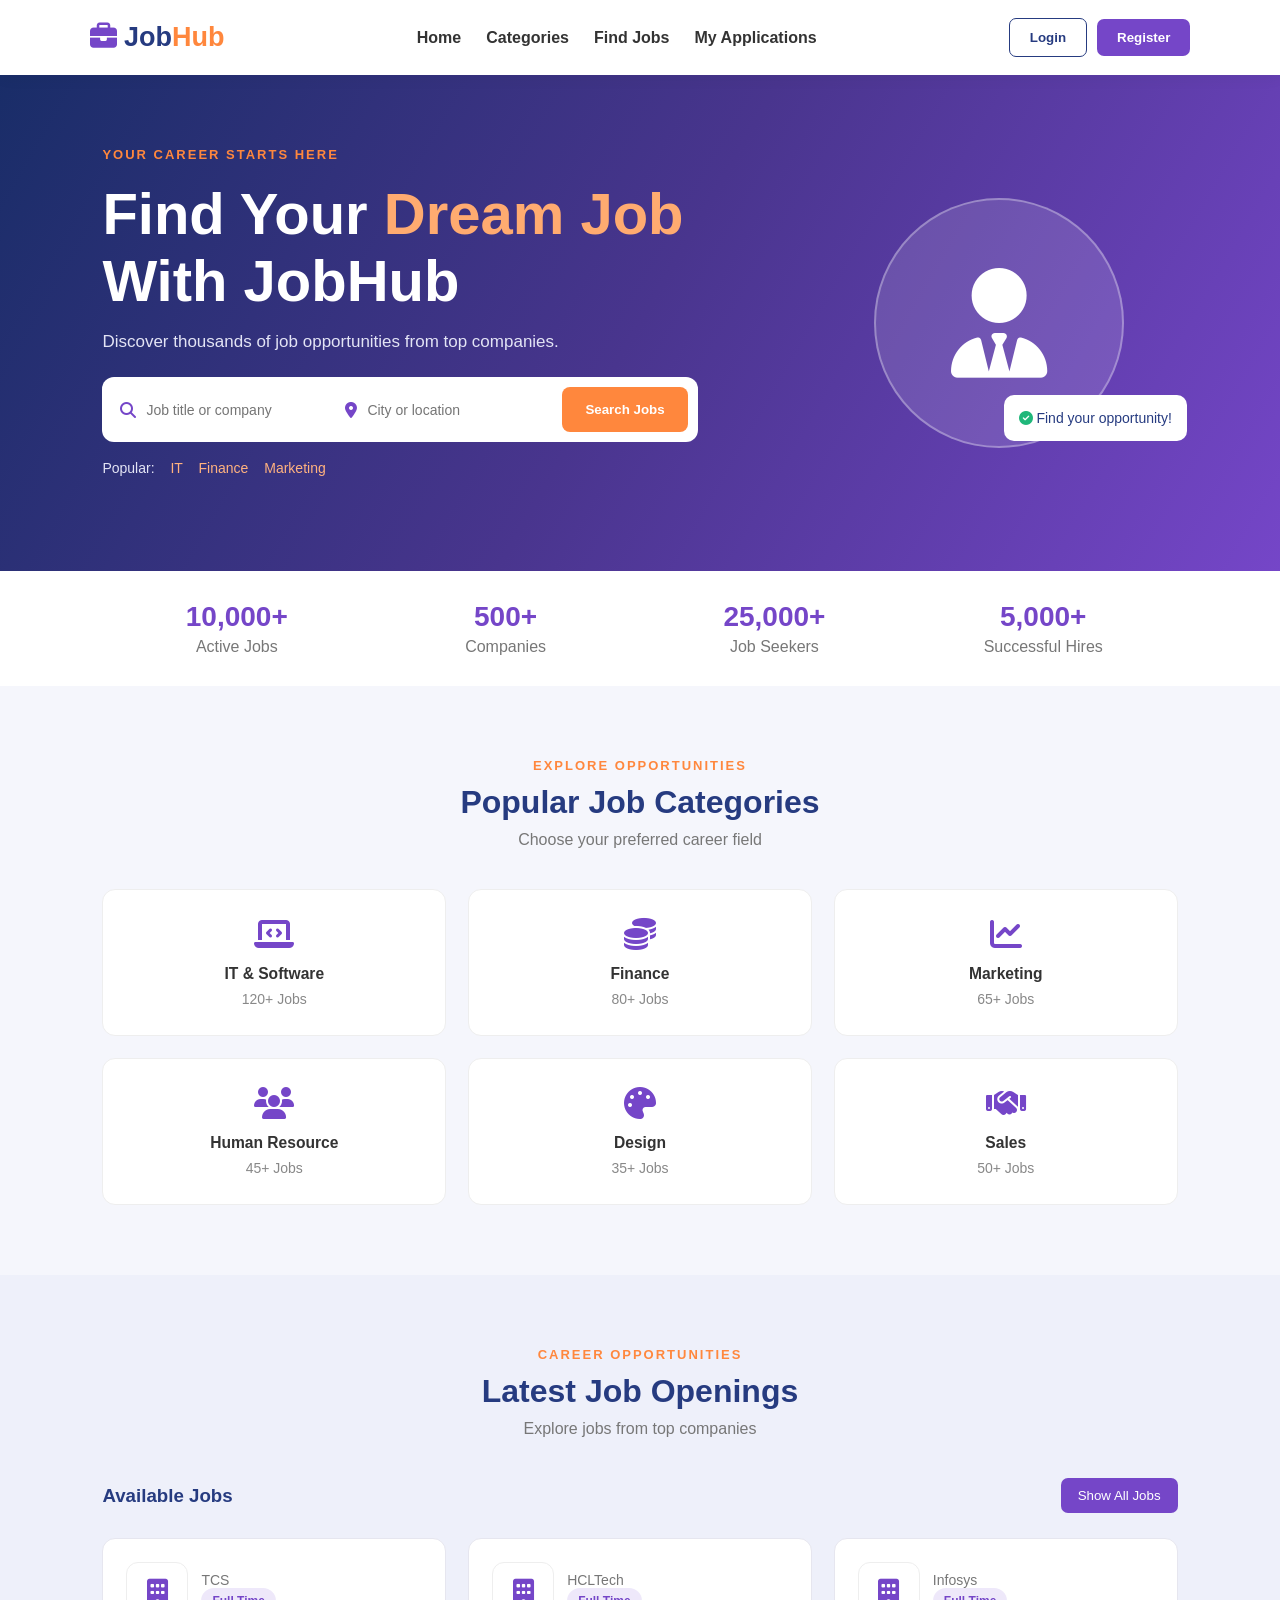
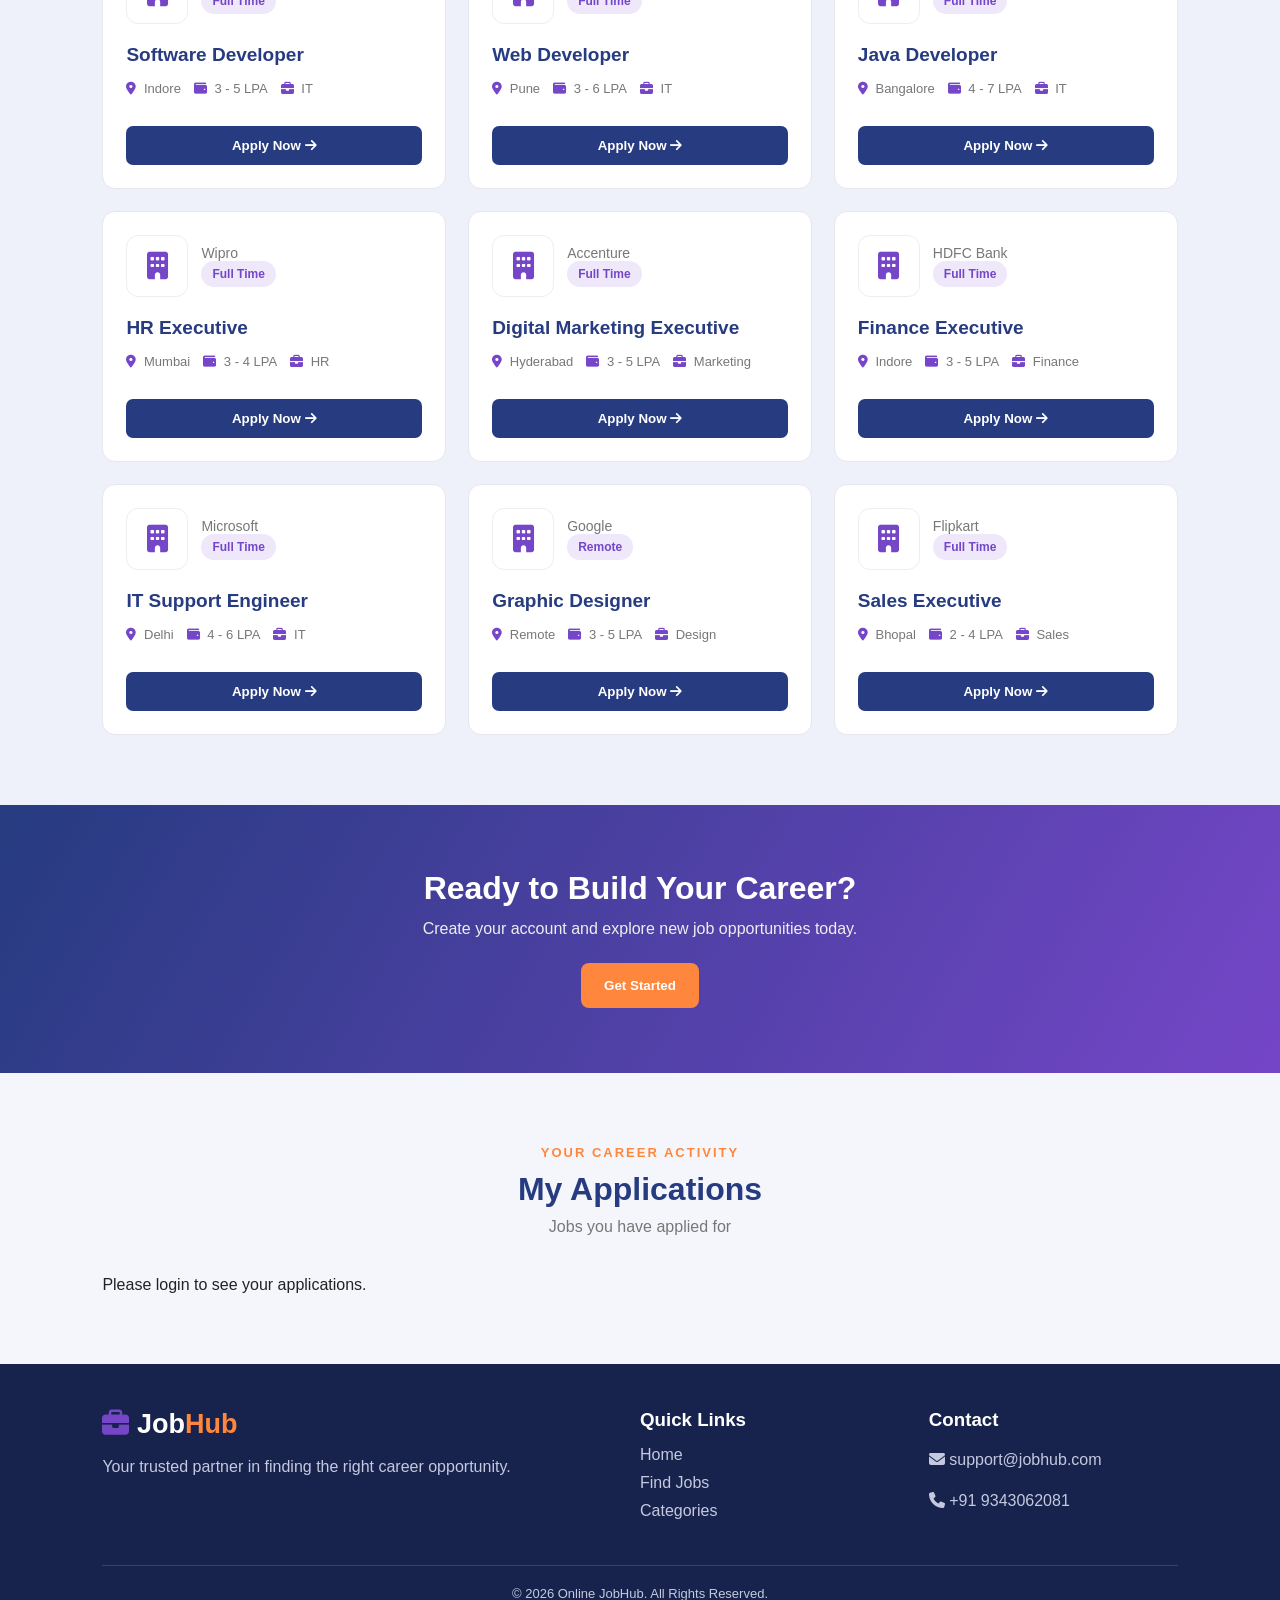
<file: index.html>
<!DOCTYPE html>
<html lang="en">
<head>
    <meta charset="UTF-8">
    <meta name="viewport" content="width=device-width, initial-scale=1.0">
    <title>Online JobHub</title>
    <link rel="stylesheet" href="style.css">
    <link rel="stylesheet" href="https://cdnjs.cloudflare.com/ajax/libs/font-awesome/6.5.0/css/all.min.css">
</head>
<body>

<header>
    <nav class="navbar">
        <a class="logo" href="#home"><i class="fa-solid fa-briefcase"></i> Job<span>Hub</span></a>

        <div class="nav-links" id="navLinks">
            <a href="#home">Home</a>
            <a href="#categories">Categories</a>
            <a href="#jobs">Find Jobs</a>
            <a href="#applications">My Applications</a>
        </div>

        <div class="nav-buttons" id="navButtons">
            <button class="login-btn" onclick="openModal('loginModal')">Login</button>
            <button class="register-btn" onclick="openModal('registerModal')">Register</button>
        </div>

        <div class="user-area" id="userArea" style="display:none">
            <span id="welcomeUser"></span>
            <button class="logout-btn" onclick="logoutUser()">Logout</button>
        </div>

        <button class="menu-btn" onclick="toggleMenu()">
            <i class="fa-solid fa-bars"></i>
        </button>
    </nav>
</header>

<section class="hero" id="home">
    <div class="hero-content">
        <span class="tag">YOUR CAREER STARTS HERE</span>
        <h1>Find Your <span>Dream Job</span><br>With JobHub</h1>
        <p>Discover thousands of job opportunities from top companies.</p>

        <div class="search-box">
            <div><i class="fa-solid fa-magnifying-glass"></i>
                <input type="text" id="searchInput" placeholder="Job title or company">
            </div>
            <div><i class="fa-solid fa-location-dot"></i>
                <input type="text" id="locationInput" placeholder="City or location">
            </div>
            <button onclick="searchJobs()">Search Jobs</button>
        </div>

        <p class="popular">Popular:
            <a href="#jobs" onclick="filterCategory('IT')">IT</a>
            <a href="#jobs" onclick="filterCategory('Finance')">Finance</a>
            <a href="#jobs" onclick="filterCategory('Marketing')">Marketing</a>
        </p>
    </div>

    <div class="hero-image">
        <i class="fa-solid fa-user-tie"></i>
        <div class="floating-card"><i class="fa-solid fa-circle-check"></i> Find your opportunity!</div>
    </div>
</section>

<section class="stats">
    <div><h2>10,000+</h2><p>Active Jobs</p></div>
    <div><h2>500+</h2><p>Companies</p></div>
    <div><h2>25,000+</h2><p>Job Seekers</p></div>
    <div><h2>5,000+</h2><p>Successful Hires</p></div>
</section>

<section class="section" id="categories">
    <div class="section-heading">
        <span>EXPLORE OPPORTUNITIES</span>
        <h2>Popular Job Categories</h2>
        <p>Choose your preferred career field</p>
    </div>

    <div class="category-grid">
        <button class="category-card" onclick="filterCategory('IT')">
            <i class="fa-solid fa-laptop-code"></i>
            <h3>IT & Software</h3><p>120+ Jobs</p>
        </button>
        <button class="category-card" onclick="filterCategory('Finance')">
            <i class="fa-solid fa-coins"></i>
            <h3>Finance</h3><p>80+ Jobs</p>
        </button>
        <button class="category-card" onclick="filterCategory('Marketing')">
            <i class="fa-solid fa-chart-line"></i>
            <h3>Marketing</h3><p>65+ Jobs</p>
        </button>
        <button class="category-card" onclick="filterCategory('HR')">
            <i class="fa-solid fa-users"></i>
            <h3>Human Resource</h3><p>45+ Jobs</p>
        </button>
        <button class="category-card" onclick="filterCategory('Design')">
            <i class="fa-solid fa-palette"></i>
            <h3>Design</h3><p>35+ Jobs</p>
        </button>
        <button class="category-card" onclick="filterCategory('Sales')">
            <i class="fa-solid fa-handshake"></i>
            <h3>Sales</h3><p>50+ Jobs</p>
        </button>
    </div>
</section>

<section class="section jobs-section" id="jobs">
    <div class="section-heading">
        <span>CAREER OPPORTUNITIES</span>
        <h2>Latest Job Openings</h2>
        <p>Explore jobs from top companies</p>
    </div>

    <div class="job-toolbar">
        <h3>Available Jobs</h3>
        <button class="clear-btn" onclick="showAllJobs()">Show All Jobs</button>
    </div>

    <div class="jobs-grid" id="jobsContainer"></div>
    <p id="noJobs" class="no-jobs">No jobs found. Try another search.</p>
</section>

<section class="cta">
    <h2>Ready to Build Your Career?</h2>
    <p>Create your account and explore new job opportunities today.</p>
    <button onclick="openModal('registerModal')">Get Started</button>
</section>

<section class="section" id="applications">
    <div class="section-heading">
        <span>YOUR CAREER ACTIVITY</span>
        <h2>My Applications</h2>
        <p>Jobs you have applied for</p>
    </div>
    <div id="applicationsList" class="applications-list"></div>
</section>

<footer>
    <div class="footer-content">
        <div>
            <a class="logo footer-logo" href="#home"><i class="fa-solid fa-briefcase"></i> Job<span>Hub</span></a>
            <p>Your trusted partner in finding the right career opportunity.</p>
        </div>
        <div>
            <h3>Quick Links</h3>
            <a href="#home">Home</a>
            <a href="#jobs">Find Jobs</a>
            <a href="#categories">Categories</a>
        </div>
        <div>
            <h3>Contact</h3>
            <p><i class="fa-solid fa-envelope"></i> support@jobhub.com</p>
            <p><i class="fa-solid fa-phone"></i> +91 9343062081</p>
        </div>
    </div>
    <p class="copyright">© 2026 Online JobHub. All Rights Reserved.</p>
</footer>

<!-- LOGIN MODAL -->
<div class="modal" id="loginModal">
    <div class="modal-content">
        <button class="close-btn" onclick="closeModal('loginModal')">&times;</button>
        <h2>Welcome Back!</h2>
        <p>Login to your JobHub account</p>

        <form id="loginForm">
            <input type="email" id="loginEmail" placeholder="Email Address" required>
            <input type="password" id="loginPassword" placeholder="Password" required>
            <button type="submit" class="form-btn">Login</button>
        </form>

        <p class="switch-text">New user?
            <a href="#" onclick="switchModal('loginModal','registerModal')">Create Account</a>
        </p>
        <p id="loginMessage" class="message"></p>
    </div>
</div>

<!-- REGISTER MODAL -->
<div class="modal" id="registerModal">
    <div class="modal-content">
        <button class="close-btn" onclick="closeModal('registerModal')">&times;</button>
        <h2>Create Account</h2>
        <p>Join JobHub and find your dream job</p>

        <form id="registerForm">
            <input type="text" id="registerName" placeholder="Full Name" required>
            <input type="email" id="registerEmail" placeholder="Email Address" required>
            <input type="password" id="registerPassword" placeholder="Create Password" minlength="6" required>
            <button type="submit" class="form-btn">Register Now</button>
        </form>

        <p class="switch-text">Already have an account?
            <a href="#" onclick="switchModal('registerModal','loginModal')">Login</a>
        </p>
        <p id="registerMessage" class="message"></p>
    </div>
</div>

<script src="script.js"></script>
</body>
</html>
</file>
<file: style.css>
* {
    margin: 0;
    padding: 0;
    box-sizing: border-box;
    font-family: 'Segoe UI', Arial, sans-serif;
}

html { scroll-behavior: smooth; }
body { background: #f5f6fc; color: #222; }
button { cursor: pointer; border: none; }
a { text-decoration: none; }

.navbar {
    min-height: 75px;
    background: white;
    display: flex;
    justify-content: space-between;
    align-items: center;
    padding: 12px 7%;
    box-shadow: 0 3px 15px #0000000c;
    position: sticky;
    top: 0;
    z-index: 100;
}

.logo { font-size: 27px; font-weight: 800; color: #263b80; }
.logo i { color: #7546c8; }
.logo span { color: #ff873d; }

.nav-links { display: flex; gap: 25px; }
.nav-links a { color: #333; font-weight: 600; }
.nav-links a:hover { color: #7546c8; }

.nav-buttons, .user-area { display: flex; align-items: center; gap: 10px; }
.login-btn, .register-btn, .logout-btn {
    padding: 11px 20px;
    border-radius: 7px;
    font-weight: 600;
}
.login-btn { background: white; color: #263b80; border: 1px solid #263b80; }
.register-btn, .logout-btn { background: #7546c8; color: white; }
.user-area span { color: #263b80; font-weight: 700; }
.menu-btn { display: none; background: none; font-size: 23px; }

.hero {
    min-height: 480px;
    padding: 70px 8%;
    display: flex;
    align-items: center;
    justify-content: space-between;
    color: white;
    background: linear-gradient(120deg, #192d68, #49358e, #7546c8);
}

.hero-content { max-width: 680px; }
.tag, .section-heading span {
    color: #ff873d;
    font-size: 13px;
    font-weight: 800;
    letter-spacing: 2px;
}
.hero h1 { font-size: clamp(38px, 5vw, 58px); line-height: 1.15; margin: 18px 0; }
.hero h1 span { color: #ffab70; }
.hero-content > p { color: #e3e4f5; font-size: 17px; margin-bottom: 25px; }

.search-box {
    background: white;
    padding: 10px;
    border-radius: 12px;
    display: flex;
    gap: 10px;
    align-items: center;
    max-width: 690px;
}
.search-box div { display: flex; align-items: center; gap: 10px; padding: 8px; flex: 1; color: #7546c8; }
.search-box input { width: 100%; min-width: 0; border: none; outline: none; font-size: 14px; }
.search-box button, .cta button {
    background: #ff873d;
    color: white;
    padding: 15px 23px;
    border-radius: 8px;
    font-weight: 700;
}
.popular { margin-top: 18px; font-size: 14px !important; }
.popular a { color: #ffb27f; margin-left: 12px; }

.hero-image {
    width: 250px;
    height: 250px;
    margin: 25px 5%;
    border-radius: 50%;
    background: #ffffff20;
    border: 2px solid #ffffff50;
    display: grid;
    place-items: center;
    position: relative;
    color: white;
    font-size: 110px;
}
.floating-card {
    position: absolute;
    bottom: 5px;
    right: -65px;
    background: white;
    color: #263b80;
    font-size: 14px;
    padding: 15px;
    border-radius: 10px;
}
.floating-card i { color: #20b77a; }

.stats {
    background: white;
    display: grid;
    grid-template-columns: repeat(4, 1fr);
    padding: 30px 8%;
    text-align: center;
}
.stats h2 { color: #7546c8; font-size: 28px; }
.stats p { color: #777; margin-top: 5px; }

.section { padding: 70px 8%; }
.section-heading { text-align: center; margin-bottom: 40px; }
.section-heading h2 { font-size: 32px; color: #263b80; margin: 10px 0; }
.section-heading p { color: #777; }

.category-grid { display: grid; grid-template-columns: repeat(3, 1fr); gap: 22px; }
.category-card {
    background: white;
    border-radius: 13px;
    padding: 28px 15px;
    text-align: center;
    border: 1px solid #eee;
    transition: .3s;
    color: #333;
}
.category-card:hover { transform: translateY(-7px); box-shadow: 0 12px 25px #7546c825; }
.category-card i { font-size: 32px; color: #7546c8; margin-bottom: 15px; }
.category-card h3 { margin-bottom: 8px; }
.category-card p { color: #888; font-size: 14px; }

.jobs-section { background: #eef0fa; }
.job-toolbar { display: flex; justify-content: space-between; align-items: center; margin-bottom: 25px; color: #263b80; }
.clear-btn { padding: 10px 17px; border-radius: 7px; background: #7546c8; color: white; }
.jobs-grid { display: grid; grid-template-columns: repeat(3, 1fr); gap: 22px; }

.job-card {
    background: white;
    padding: 23px;
    border-radius: 13px;
    border: 1px solid #e6e6ef;
    transition: .3s;
}
.job-card:hover { transform: translateY(-5px); box-shadow: 0 10px 25px #263b801c; }
.job-top { display: flex; align-items: center; gap: 13px; margin-bottom: 20px; }
.company-logo {
    width: 62px;
    height: 62px;
    background: white;
    border: 1px solid #eee;
    border-radius: 12px;
    display: flex;
    align-items: center;
    justify-content: center;
    padding: 8px;
    flex-shrink: 0;
    color: #7546c8;
    font-size: 28px;
}
.company-logo img { width: 100%; height: 100%; object-fit: contain; }
.company-name { font-size: 14px; color: #777; }
.job-card h3 { color: #263b80; margin: 13px 0; font-size: 19px; }
.job-info { display: flex; flex-wrap: wrap; gap: 13px; color: #777; font-size: 13px; margin: 15px 0; }
.job-info i { color: #7546c8; margin-right: 4px; }
.job-type { display: inline-block; background: #eee8fa; color: #7546c8; padding: 6px 11px; border-radius: 20px; font-size: 12px; font-weight: 700; }
.apply-btn { width: 100%; padding: 12px; background: #263b80; color: white; border-radius: 7px; margin-top: 15px; font-weight: 700; }
.apply-btn:hover { background: #7546c8; }
.no-jobs { display: none; text-align: center; color: #777; padding: 30px; }

.cta { padding: 65px 20px; text-align: center; color: white; background: linear-gradient(120deg, #263b80, #7546c8); }
.cta h2 { font-size: 32px; margin-bottom: 13px; }
.cta p { margin-bottom: 25px; color: #eee; }

.applications-list { display: grid; grid-template-columns: repeat(2, 1fr); gap: 15px; }
.application-item { background: white; padding: 18px; border-radius: 10px; border-left: 4px solid #7546c8; }
.application-item h3 { color: #263b80; margin-bottom: 7px; }
.application-item p { color: #777; font-size: 14px; margin-top: 6px; }

footer { background: #17234d; color: white; padding: 45px 8% 20px; }
.footer-content { display: grid; grid-template-columns: 2fr 1fr 1fr; gap: 40px; margin-bottom: 35px; }
.footer-logo { color: white; }
.footer-content p { color: #c4c9df; margin-top: 13px; line-height: 1.7; }
.footer-content h3 { margin-bottom: 15px; }
.footer-content a:not(.logo) { display: block; color: #c4c9df; margin: 10px 0; }
.copyright { border-top: 1px solid #ffffff25; padding-top: 20px; text-align: center; color: #c4c9df; font-size: 13px; }

/* Login and Registration */
.modal {
    display: none;
    position: fixed;
    inset: 0;
    background: #0009;
    z-index: 200;
    justify-content: center;
    align-items: center;
    padding: 15px;
}
.modal-content {
    width: 100%;
    max-width: 420px;
    background: white;
    padding: 35px;
    border-radius: 15px;
    position: relative;
    text-align: center;
}
.modal-content h2 { color: #263b80; margin-bottom: 8px; }
.modal-content > p { color: #777; margin-bottom: 20px; }
.close-btn { position: absolute; top: 10px; right: 17px; font-size: 28px; background: none; color: #555; }
.modal-content form { display: flex; flex-direction: column; gap: 13px; }
.modal-content input { padding: 14px; border: 1px solid #ddd; border-radius: 7px; outline-color: #7546c8; width: 100%; }
.form-btn { background: #7546c8; color: white; padding: 14px; border-radius: 7px; font-weight: 700; }
.switch-text { margin-top: 18px !important; font-size: 14px; }
.switch-text a { color: #7546c8; font-weight: 700; }
.message { font-size: 14px; margin-top: 12px; }

@media(max-width: 900px) {
    .hero-image { display: none; }
    .jobs-grid { grid-template-columns: repeat(2, 1fr); }
}
@media(max-width: 650px) {
    .navbar { padding: 12px 5%; flex-wrap: wrap; }
    .nav-links {
        display: none;
        position: absolute;
        top: 75px;
        left: 0;
        width: 100%;
        background: white;
        padding: 20px;
        flex-direction: column;
        gap: 18px;
    }
    .nav-links.show { display: flex; }
    .nav-buttons { gap: 6px; }
    .login-btn, .register-btn, .logout-btn { padding: 9px 10px; }
    .menu-btn { display: block; }
    .user-area { font-size: 12px; }
    .hero { padding: 55px 6%; }
    .search-box { flex-direction: column; align-items: stretch; }
    .search-box button { width: 100%; }
    .stats { grid-template-columns: repeat(2, 1fr); gap: 25px; }
    .category-grid, .jobs-grid, .applications-list { grid-template-columns: 1fr; }
    .section { padding: 55px 6%; }
    .footer-content { grid-template-columns: 1fr; gap: 25px; }
}
</file>
